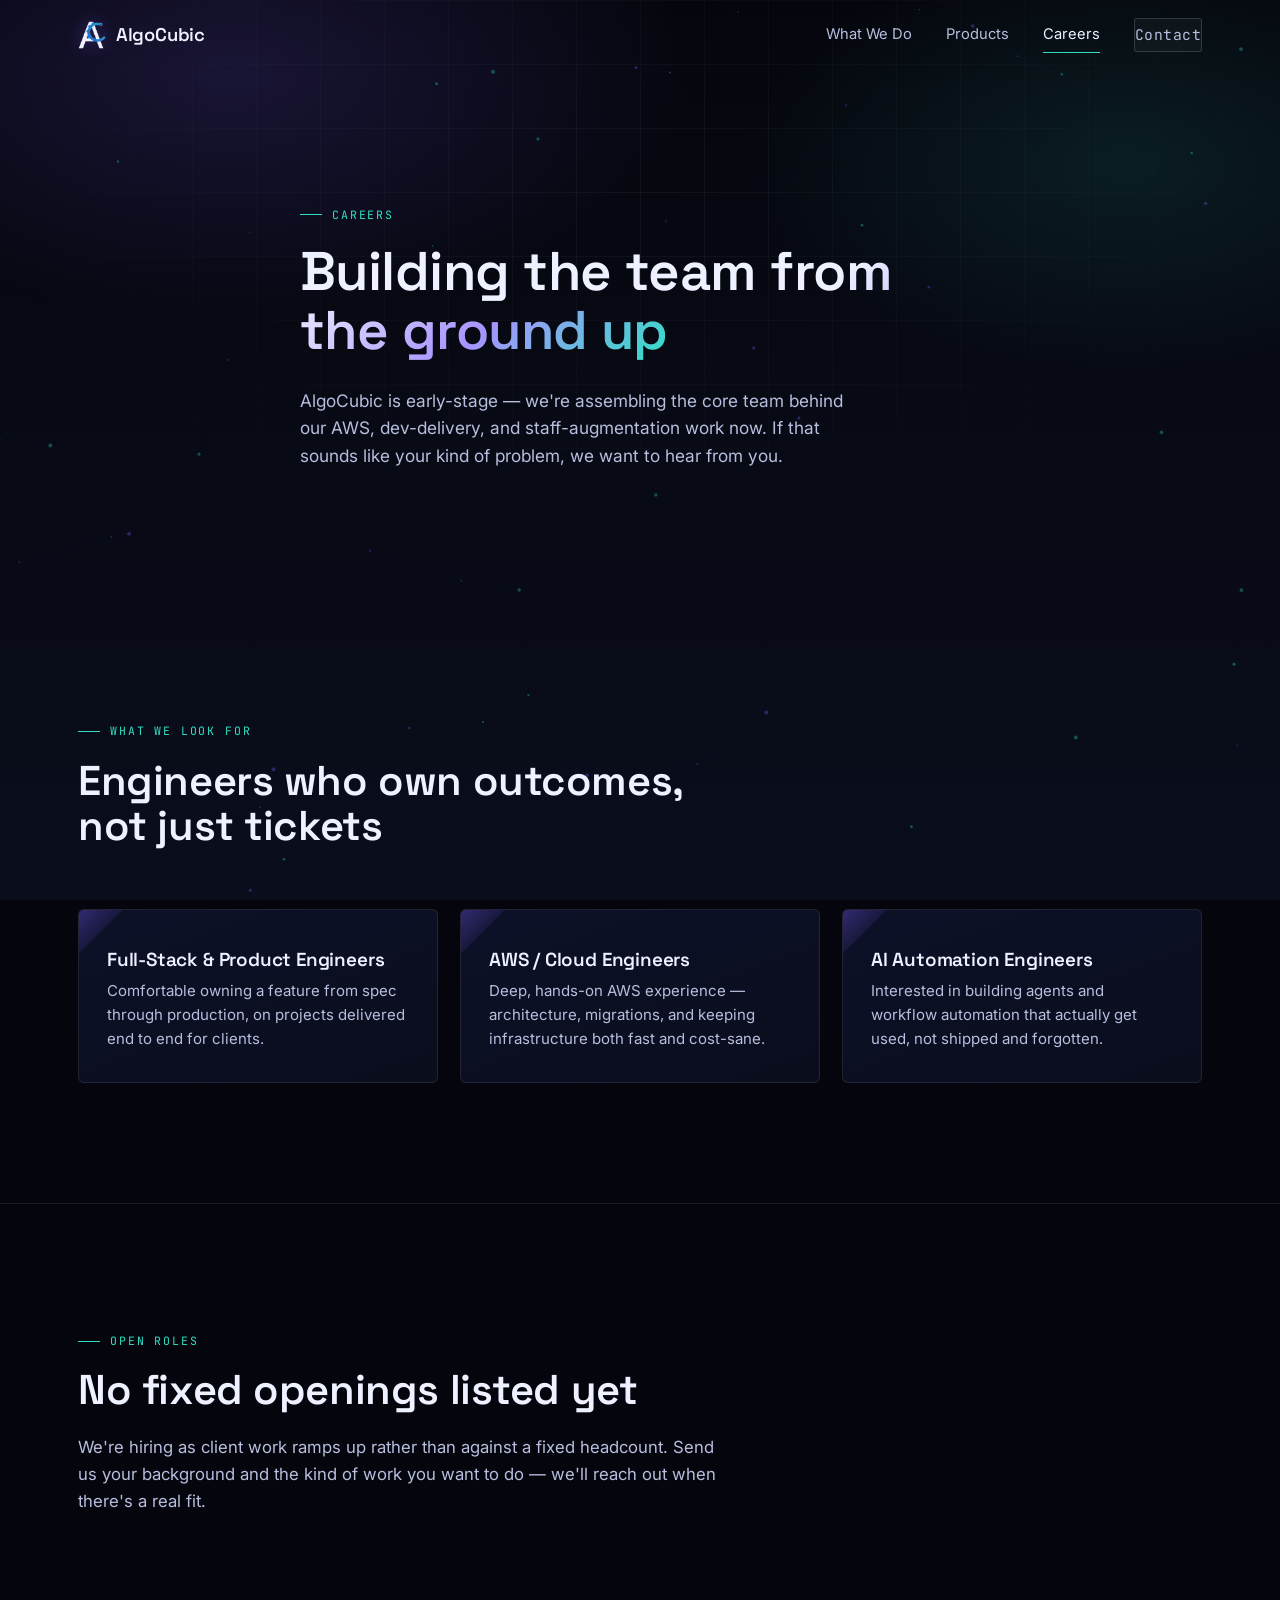
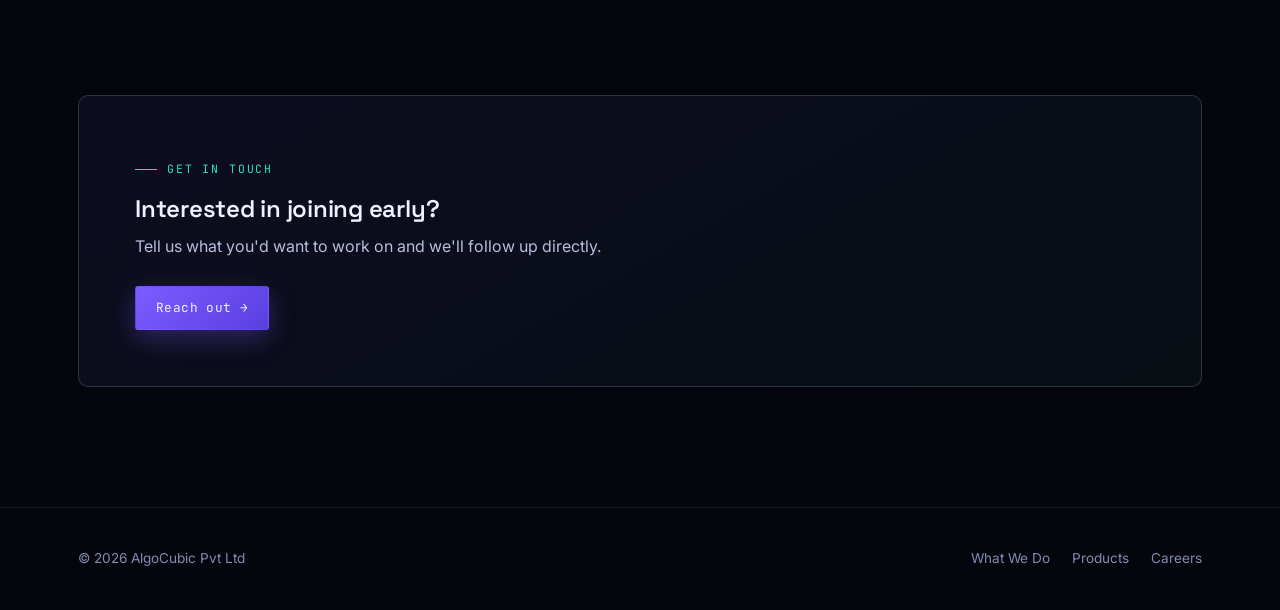
<file: careers.html>
<!DOCTYPE html>
<html lang="en">
<head>
<meta charset="UTF-8">
<meta name="viewport" content="width=device-width, initial-scale=1.0">
<title>Careers — AlgoCubic</title>
<link rel="preconnect" href="https://fonts.googleapis.com">
<link href="https://fonts.googleapis.com/css2?family=Space+Grotesk:wght@500;600;700&family=Inter:wght@400;500;600&family=JetBrains+Mono:wght@400;500&display=swap" rel="stylesheet">
<link rel="stylesheet" href="assets/css/style.css">
</head>
<body>

<div class="field-bg"></div>
<canvas id="ambient-canvas" style="position:fixed; inset:0; z-index:-1; opacity:0.6;"></canvas>

<nav class="site-nav">
  <div class="container">
    <a href="index.html" class="brand">
      <img src="assets/images/logo-mark-dark.png" alt="AlgoCubic logo" class="brand-mark">
      AlgoCubic
    </a>
    <div class="nav-links">
      <a href="whatwedo.html">What We Do</a>
      <a href="products.html">Products</a>
      <a href="careers.html" class="active">Careers</a>
      <a href="index.html#contact" class="btn">Contact</a>
    </div>
    <button class="nav-toggle" aria-label="Toggle menu"><span></span><span></span><span></span></button>
  </div>
</nav>

<header class="hero" style="min-height:66vh;">
  <div class="container">
    <div class="eyebrow reveal is-visible">Careers</div>
    <h1 class="reveal is-visible" style="font-size:clamp(2.2rem, 4.6vw, 3.4rem); max-width:680px;">
      Building the team <span class="text-grad">from the ground up</span>
    </h1>
    <p class="reveal is-visible" style="font-size:1.08rem; max-width:560px;">
      AlgoCubic is early-stage — we're assembling the core team behind our AWS, dev-delivery,
      and staff-augmentation work now. If that sounds like your kind of problem, we want to hear from you.
    </p>
  </div>
</header>

<section>
  <div class="container">
    <div class="section-head reveal">
      <div class="eyebrow">What We Look For</div>
      <h2>Engineers who own outcomes, not just tickets</h2>
    </div>
    <div class="grid-3 reveal-stagger reveal">
      <div class="card stagger-item">
        <h3>Full-Stack &amp; Product Engineers</h3>
        <p>Comfortable owning a feature from spec through production, on projects delivered end to end for clients.</p>
      </div>
      <div class="card stagger-item">
        <h3>AWS / Cloud Engineers</h3>
        <p>Deep, hands-on AWS experience — architecture, migrations, and keeping infrastructure both fast and cost-sane.</p>
      </div>
      <div class="card stagger-item">
        <h3>AI Automation Engineers</h3>
        <p>Interested in building agents and workflow automation that actually get used, not shipped and forgotten.</p>
      </div>
    </div>
  </div>
</section>

<section style="border-top:1px solid var(--line);">
  <div class="container">
    <div class="section-head reveal">
      <div class="eyebrow">Open Roles</div>
      <h2>No fixed openings listed yet</h2>
      <p>We're hiring as client work ramps up rather than against a fixed headcount. Send us your background
      and the kind of work you want to do — we'll reach out when there's a real fit.</p>
    </div>
  </div>
</section>

<section id="contact" style="padding-top:0;">
  <div class="container">
    <div class="cta-panel reveal">
      <div class="eyebrow">Get In Touch</div>
      <h2 style="max-width:520px;">Interested in joining early?</h2>
      <p style="max-width:520px;">Tell us what you'd want to work on and we'll follow up directly.</p>
      <a href="index.html#contact" class="btn btn-solid" style="margin-top:10px;">Reach out →</a>
    </div>
  </div>
</section>

<footer>
  <div class="container">
    <p>© 2026 AlgoCubic Pvt Ltd</p>
    <div class="footer-links">
      <a href="whatwedo.html">What We Do</a>
      <a href="products.html">Products</a>
      <a href="careers.html">Careers</a>
    </div>
  </div>
</footer>

<script src="assets/js/main.js"></script>
</body>
</html>
</file>
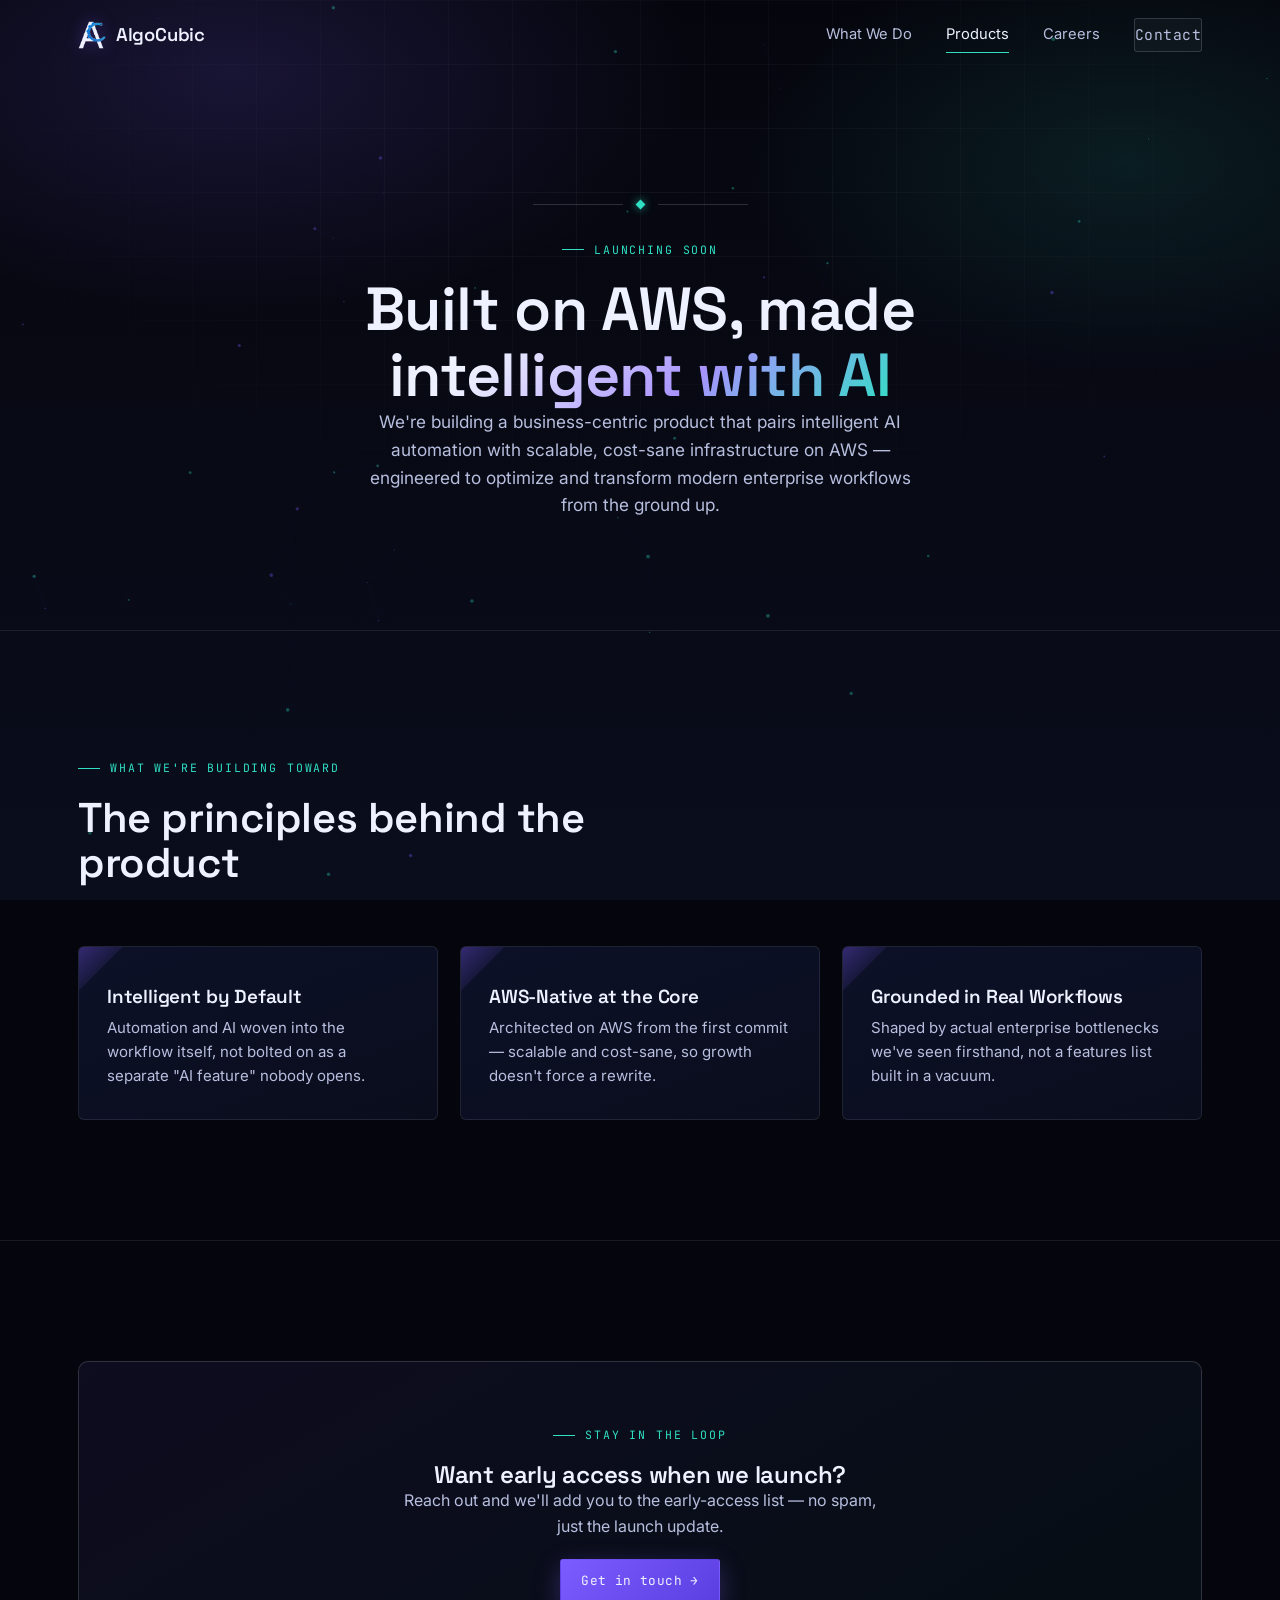
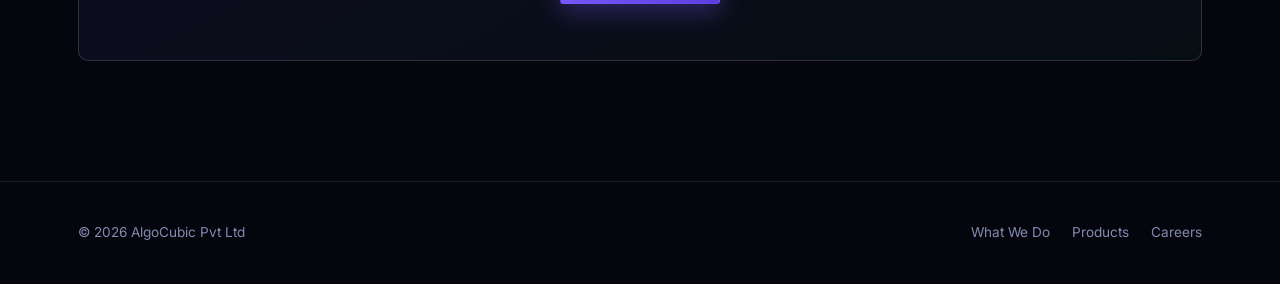
<file: products.html>
<!DOCTYPE html>
<html lang="en">
<head>
<meta charset="UTF-8">
<meta name="viewport" content="width=device-width, initial-scale=1.0">
<title>Products — AlgoCubic</title>
<link rel="preconnect" href="https://fonts.googleapis.com">
<link href="https://fonts.googleapis.com/css2?family=Space+Grotesk:wght@500;600;700&family=Inter:wght@400;500;600&family=JetBrains+Mono:wght@400;500&display=swap" rel="stylesheet">
<link rel="stylesheet" href="assets/css/style.css">
</head>
<body>

<div class="field-bg"></div>
<canvas id="ambient-canvas" style="position:fixed; inset:0; z-index:-1; opacity:0.6;"></canvas>

<nav class="site-nav">
  <div class="container">
    <a href="index.html" class="brand">
      <img src="assets/images/logo-mark-dark.png" alt="AlgoCubic logo" class="brand-mark">
      AlgoCubic
    </a>
    <div class="nav-links">
      <a href="whatwedo.html">What We Do</a>
      <a href="products.html" class="active">Products</a>
      <a href="careers.html">Careers</a>
      <a href="index.html#contact" class="btn">Contact</a>
    </div>
    <button class="nav-toggle" aria-label="Toggle menu"><span></span><span></span><span></span></button>
  </div>
</nav>

<header class="hero" style="min-height:70vh;">
  <div class="container" style="text-align:center;">
    <div class="facet-rule reveal is-visible" style="margin-bottom:24px;">
      <span class="line"></span><span class="facet"></span><span class="line"></span>
    </div>
    <div class="eyebrow reveal is-visible" style="justify-content:center;">Launching Soon</div>
    <h1 class="reveal is-visible" style="font-size:clamp(2.4rem, 5vw, 3.8rem); max-width:760px; margin:0 auto;">
      Built on AWS, made <span class="text-grad">intelligent with AI</span>
    </h1>
    <p class="reveal is-visible" style="max-width:560px; margin:0 auto; font-size:1.08rem;">
      We're building a business-centric product that pairs intelligent AI automation with
      scalable, cost-sane infrastructure on AWS — engineered to optimize and transform
      modern enterprise workflows from the ground up.
    </p>
  </div>
</header>

<section style="border-top:1px solid var(--line);">
  <div class="container">
    <div class="section-head reveal">
      <div class="eyebrow">What We're Building Toward</div>
      <h2>The principles behind the product</h2>
    </div>
    <div class="grid-3 reveal-stagger reveal">
      <div class="card stagger-item">
        <h3>Intelligent by Default</h3>
        <p>Automation and AI woven into the workflow itself, not bolted on as a separate "AI feature" nobody opens.</p>
      </div>
      <div class="card stagger-item">
        <h3>AWS-Native at the Core</h3>
        <p>Architected on AWS from the first commit — scalable and cost-sane, so growth doesn't force a rewrite.</p>
      </div>
      <div class="card stagger-item">
        <h3>Grounded in Real Workflows</h3>
        <p>Shaped by actual enterprise bottlenecks we've seen firsthand, not a features list built in a vacuum.</p>
      </div>
    </div>
  </div>
</section>

<section id="contact" style="border-top:1px solid var(--line);">
  <div class="container">
    <div class="cta-panel reveal" style="text-align:center;">
      <div class="eyebrow" style="justify-content:center;">Stay in the Loop</div>
      <h2 style="max-width:560px; margin:0 auto;">Want early access when we launch?</h2>
      <p style="max-width:480px; margin:0 auto 20px;">Reach out and we'll add you to the early-access list — no spam, just the launch update.</p>
      <a href="index.html#contact" class="btn btn-solid">Get in touch →</a>
    </div>
  </div>
</section>

<footer>
  <div class="container">
    <p>© 2026 AlgoCubic Pvt Ltd</p>
    <div class="footer-links">
      <a href="whatwedo.html">What We Do</a>
      <a href="products.html">Products</a>
      <a href="careers.html">Careers</a>
    </div>
  </div>
</footer>

<script src="assets/js/main.js"></script>
</body>
</html>
</file>
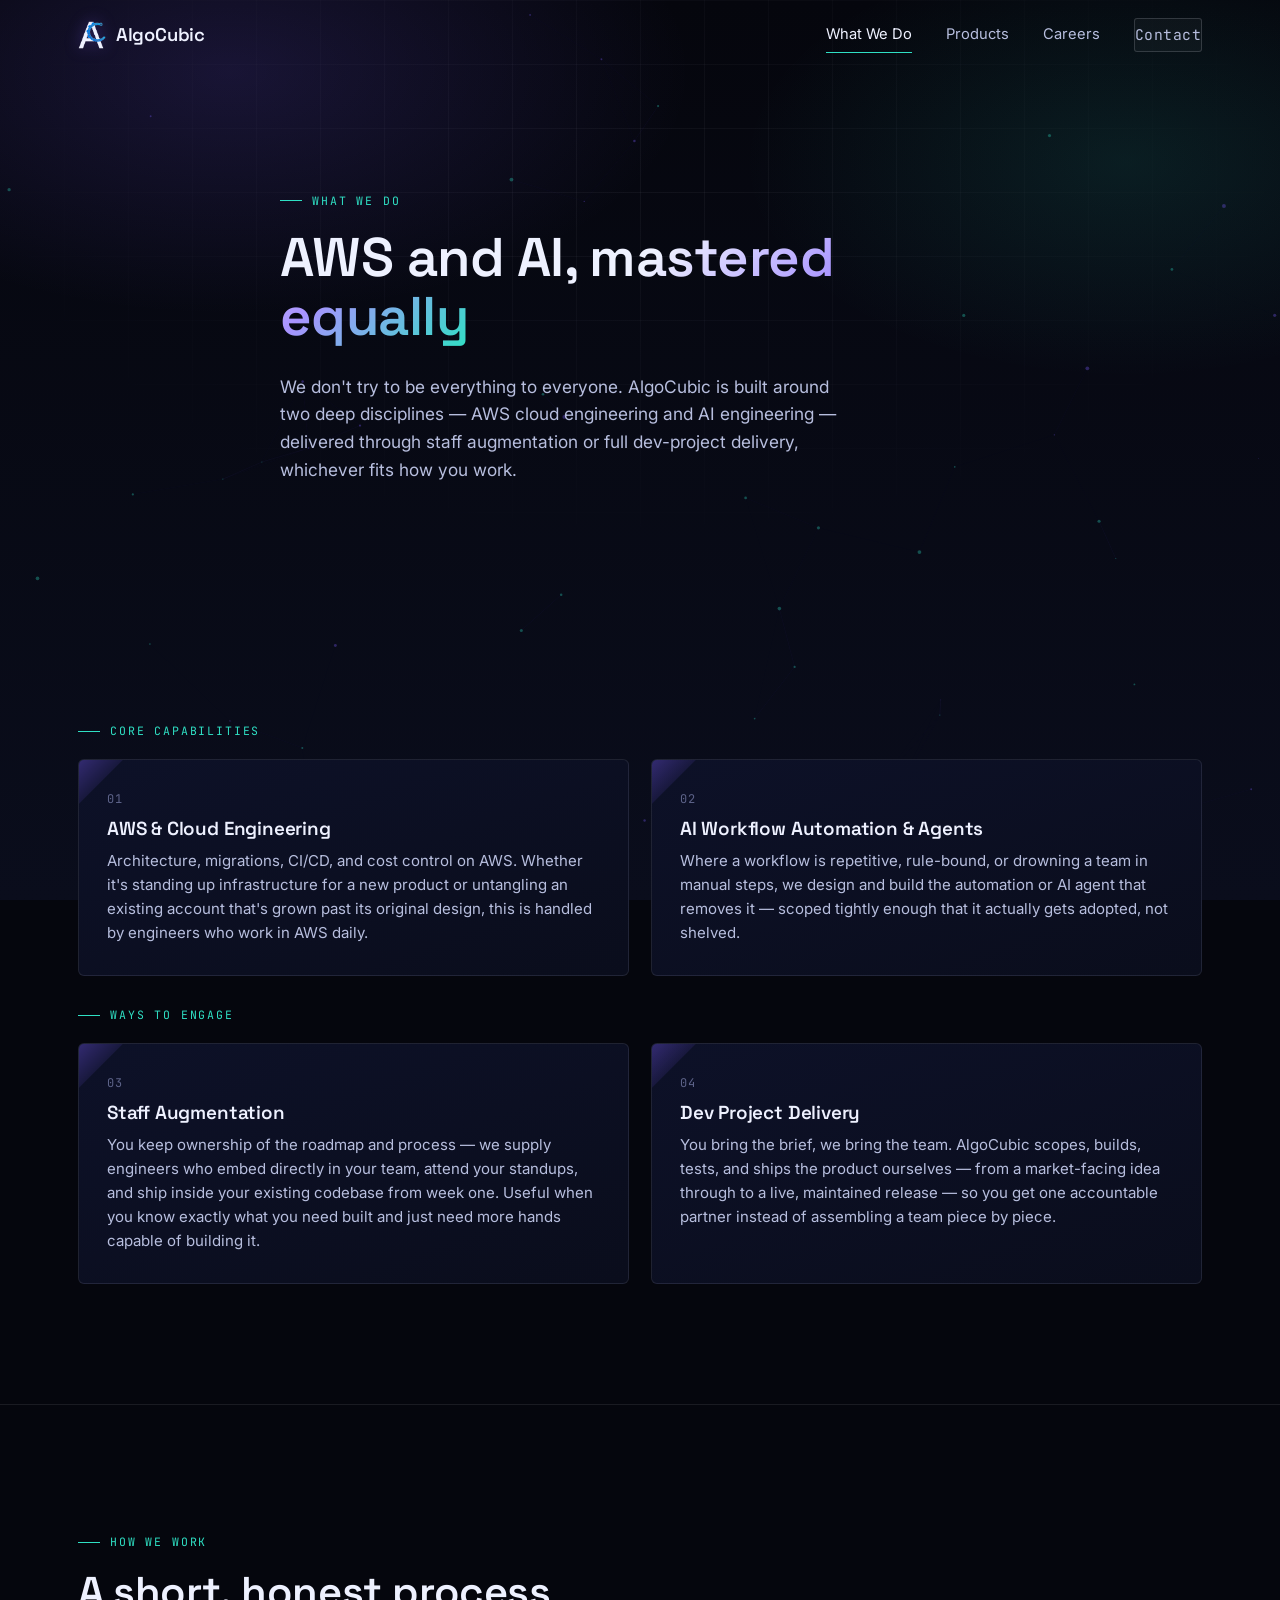
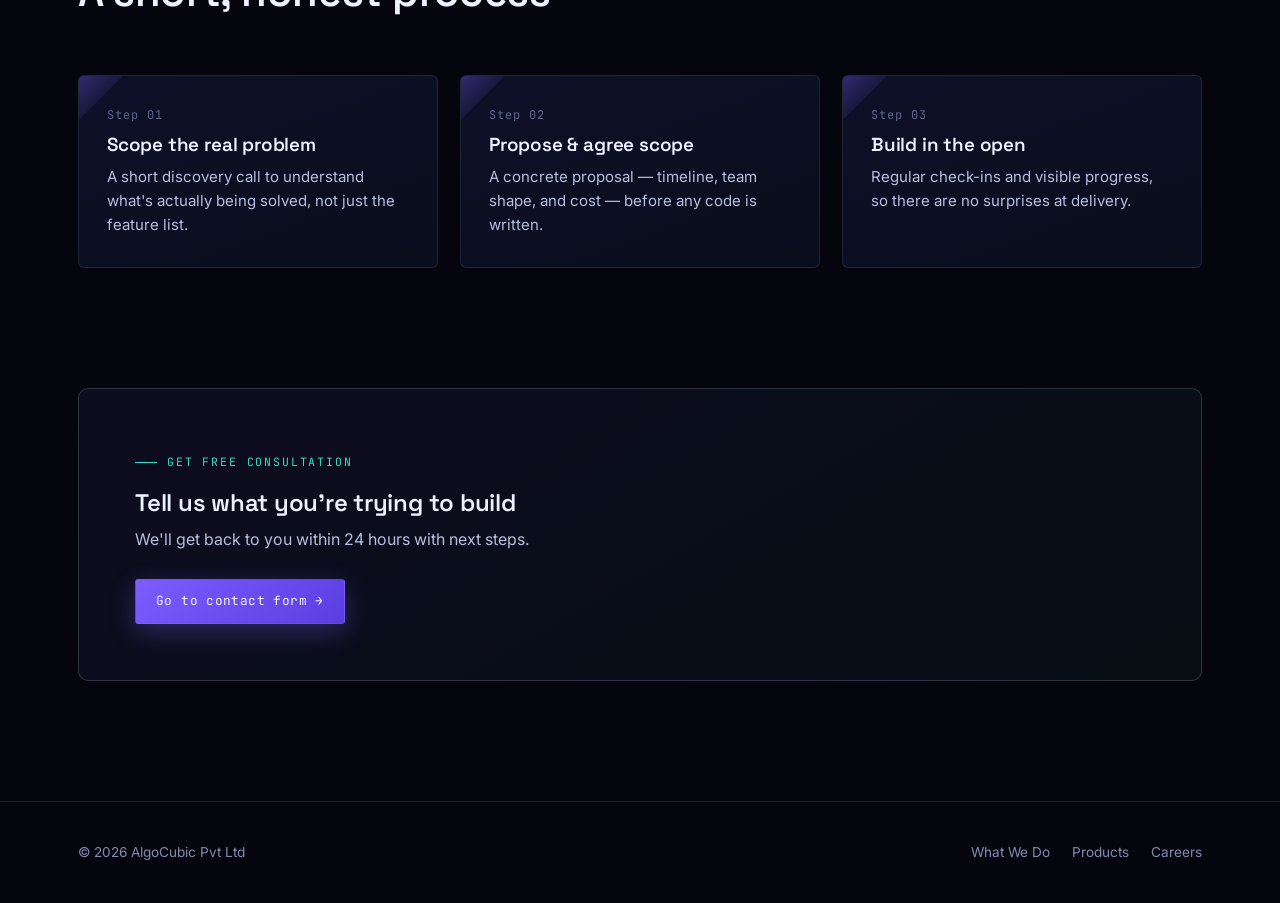
<file: whatwedo.html>
<!DOCTYPE html>
<html lang="en">
<head>
<meta charset="UTF-8">
<meta name="viewport" content="width=device-width, initial-scale=1.0">
<title>What We Do — AlgoCubic</title>
<link rel="preconnect" href="https://fonts.googleapis.com">
<link href="https://fonts.googleapis.com/css2?family=Space+Grotesk:wght@500;600;700&family=Inter:wght@400;500;600&family=JetBrains+Mono:wght@400;500&display=swap" rel="stylesheet">
<link rel="stylesheet" href="assets/css/style.css">
</head>
<body>

<div class="field-bg"></div>
<canvas id="ambient-canvas" style="position:fixed; inset:0; z-index:-1; opacity:0.6;"></canvas>

<nav class="site-nav">
  <div class="container">
    <a href="index.html" class="brand">
      <img src="assets/images/logo-mark-dark.png" alt="AlgoCubic logo" class="brand-mark">
      AlgoCubic
    </a>
    <div class="nav-links">
      <a href="whatwedo.html" class="active">What We Do</a>
      <a href="products.html">Products</a>
      <a href="careers.html">Careers</a>
      <a href="index.html#contact" class="btn">Contact</a>
    </div>
    <button class="nav-toggle" aria-label="Toggle menu"><span></span><span></span><span></span></button>
  </div>
</nav>

<header class="hero" style="min-height:66vh;">
  <div class="container">
    <div class="eyebrow reveal is-visible">What We Do</div>
    <h1 class="reveal is-visible" style="font-size:clamp(2.2rem, 4.6vw, 3.4rem); max-width:720px;">
      AWS and AI, <span class="text-grad">mastered equally</span>
    </h1>
    <p class="reveal is-visible" style="font-size:1.08rem; max-width:560px;">
      We don't try to be everything to everyone. AlgoCubic is built around two deep
      disciplines — AWS cloud engineering and AI engineering — delivered through staff
      augmentation or full dev-project delivery, whichever fits how you work.
    </p>
  </div>
</header>

<section>
  <div class="container">
    <div class="eyebrow">Core Capabilities</div>
    <div class="grid-2 reveal-stagger reveal" style="margin-bottom:22px;">
      <div class="card stagger-item">
        <div class="num">01</div>
        <h3>AWS &amp; Cloud Engineering</h3>
        <p>Architecture, migrations, CI/CD, and cost control on AWS. Whether it's standing up
        infrastructure for a new product or untangling an existing account that's grown past its
        original design, this is handled by engineers who work in AWS daily.</p>
      </div>
      <div class="card stagger-item">
        <div class="num">02</div>
        <h3>AI Workflow Automation &amp; Agents</h3>
        <p>Where a workflow is repetitive, rule-bound, or drowning a team in manual steps, we
        design and build the automation or AI agent that removes it — scoped tightly enough that
        it actually gets adopted, not shelved.</p>
      </div>
    </div>
    <div class="eyebrow">Ways to Engage</div>
    <div class="grid-2 reveal-stagger reveal">
      <div class="card stagger-item">
        <div class="num">03</div>
        <h3>Staff Augmentation</h3>
        <p>You keep ownership of the roadmap and process — we supply engineers who embed directly
        in your team, attend your standups, and ship inside your existing codebase from week one.
        Useful when you know exactly what you need built and just need more hands capable of building it.</p>
      </div>
      <div class="card stagger-item">
        <div class="num">04</div>
        <h3>Dev Project Delivery</h3>
        <p>You bring the brief, we bring the team. AlgoCubic scopes, builds, tests, and ships the
        product ourselves — from a market-facing idea through to a live, maintained release —
        so you get one accountable partner instead of assembling a team piece by piece.</p>
      </div>
    </div>
  </div>
</section>

<section style="border-top:1px solid var(--line);">
  <div class="container">
    <div class="section-head reveal">
      <div class="eyebrow">How We Work</div>
      <h2>A short, honest process</h2>
    </div>
    <div class="grid-3 reveal-stagger reveal">
      <div class="card stagger-item">
        <div class="num">Step 01</div>
        <h3>Scope the real problem</h3>
        <p>A short discovery call to understand what's actually being solved, not just the feature list.</p>
      </div>
      <div class="card stagger-item">
        <div class="num">Step 02</div>
        <h3>Propose &amp; agree scope</h3>
        <p>A concrete proposal — timeline, team shape, and cost — before any code is written.</p>
      </div>
      <div class="card stagger-item">
        <div class="num">Step 03</div>
        <h3>Build in the open</h3>
        <p>Regular check-ins and visible progress, so there are no surprises at delivery.</p>
      </div>
    </div>
  </div>
</section>

<section id="contact" style="padding-top:0;">
  <div class="container">
    <div class="cta-panel reveal">
      <div class="eyebrow">Get Free Consultation</div>
      <h2 style="max-width:520px;">Tell us what you're trying to build</h2>
      <p style="max-width:520px;">We'll get back to you within 24 hours with next steps.</p>
      <a href="index.html#contact" class="btn btn-solid" style="margin-top:10px;">Go to contact form →</a>
    </div>
  </div>
</section>

<footer>
  <div class="container">
    <p>© 2026 AlgoCubic Pvt Ltd</p>
    <div class="footer-links">
      <a href="whatwedo.html">What We Do</a>
      <a href="products.html">Products</a>
      <a href="careers.html">Careers</a>
    </div>
  </div>
</footer>

<script src="assets/js/main.js"></script>
</body>
</html>
</file>
<file: assets/css/style.css>
/* =========================================================
   AlgoCubic — Design Tokens
   Palette: deep void navy + electric violet + cube-facet teal
   Type: Space Grotesk (display) / Inter (body) / JetBrains Mono (labels)
   ========================================================= */

:root {
  --void:       #05060d;
  --void-2:     #0a0d1c;
  --panel:      #0d1128;
  --panel-2:    #131a38;
  --line:       rgba(238, 241, 255, 0.09);
  --line-2:     rgba(238, 241, 255, 0.16);

  --violet:     #7c5cff;
  --violet-soft:#a893ff;
  --teal:       #2fe0c4;
  --amber:      #ffb45c;

  --ink:        #eef1ff;
  --ink-dim:    #b7bede;
  --slate:      #838ab0;
  --slate-dim:  #5d6389;

  --font-display: "Space Grotesk", "Segoe UI", sans-serif;
  --font-body:    "Inter", "Segoe UI", sans-serif;
  --font-mono:    "JetBrains Mono", ui-monospace, monospace;

  --container: 1180px;
  --ease: cubic-bezier(0.22, 1, 0.36, 1);
}

* { box-sizing: border-box; }
html { scroll-behavior: smooth; }

@media (prefers-reduced-motion: reduce) {
  html { scroll-behavior: auto; }
  *, *::before, *::after {
    animation-duration: 0.01ms !important;
    animation-iteration-count: 1 !important;
    transition-duration: 0.01ms !important;
    scroll-behavior: auto !important;
  }
}

body {
  margin: 0;
  background: var(--void);
  color: var(--ink);
  font-family: var(--font-body);
  font-size: 16px;
  line-height: 1.6;
  -webkit-font-smoothing: antialiased;
  overflow-x: hidden;
}

h1, h2, h3, h4 {
  font-family: var(--font-display);
  font-weight: 600;
  line-height: 1.08;
  margin: 0 0 0.5em;
  letter-spacing: -0.01em;
}

p { color: var(--ink-dim); margin: 0 0 1em; }
a { color: inherit; text-decoration: none; }

.container {
  max-width: var(--container);
  margin: 0 auto;
  padding: 0 28px;
  position: relative;
}

.eyebrow {
  font-family: var(--font-mono);
  font-size: 0.72rem;
  letter-spacing: 0.16em;
  text-transform: uppercase;
  color: var(--teal);
  display: inline-flex;
  align-items: center;
  gap: 10px;
  margin-bottom: 18px;
}
.eyebrow::before {
  content: "";
  width: 22px; height: 1px;
  background: var(--teal);
  display: inline-block;
}

/* ---------- Ambient backdrop (grid + noise glow) shared across pages ---------- */
.field-bg {
  position: fixed;
  inset: 0;
  z-index: -2;
  background:
    radial-gradient(60% 45% at 18% 8%, rgba(124, 92, 255, 0.16), transparent 60%),
    radial-gradient(50% 40% at 88% 18%, rgba(47, 224, 196, 0.10), transparent 60%),
    linear-gradient(180deg, var(--void) 0%, var(--void-2) 100%);
}
.field-bg::after {
  content: "";
  position: absolute; inset: 0;
  background-image:
    linear-gradient(var(--line) 1px, transparent 1px),
    linear-gradient(90deg, var(--line) 1px, transparent 1px);
  background-size: 64px 64px;
  mask-image: radial-gradient(ellipse 70% 55% at 50% 20%, black, transparent 75%);
  opacity: 0.55;
}

/* ---------- Nav ---------- */
.site-nav {
  position: fixed;
  top: 0; left: 0; right: 0;
  z-index: 100;
  padding: 18px 0;
  transition: background 0.3s var(--ease), border-color 0.3s var(--ease), padding 0.3s var(--ease);
  border-bottom: 1px solid transparent;
}
.site-nav.is-scrolled {
  padding: 12px 0;
  background: rgba(5, 6, 13, 0.72);
  backdrop-filter: blur(14px) saturate(140%);
  border-bottom: 1px solid var(--line);
}
.site-nav .container { display: flex; align-items: center; justify-content: space-between; }

.brand {
  display: flex; align-items: center; gap: 10px;
  font-family: var(--font-display);
  font-weight: 600;
  font-size: 1.15rem;
  letter-spacing: -0.01em;
}
.brand-mark {
  height: 28px;
  width: auto;
  display: block;
  filter: drop-shadow(0 0 8px rgba(124,92,255,0.35));
  transition: filter 0.3s var(--ease);
}
.brand:hover .brand-mark {
  filter: drop-shadow(0 0 14px rgba(124,92,255,0.55));
}

.nav-links { display: flex; align-items: center; gap: 34px; }
.nav-links a {
  font-size: 0.92rem;
  color: var(--ink-dim);
  position: relative;
  padding: 4px 0;
  transition: color 0.2s var(--ease);
}
.nav-links a::after {
  content: "";
  position: absolute; left: 0; bottom: -2px;
  width: 0; height: 1px;
  background: var(--teal);
  transition: width 0.28s var(--ease);
}
.nav-links a:hover { color: var(--ink); }
.nav-links a:hover::after { width: 100%; }
.nav-links a.active { color: var(--ink); }
.nav-links a.active::after { width: 100%; }

.btn {
  font-family: var(--font-mono);
  font-size: 0.8rem;
  letter-spacing: 0.03em;
  display: inline-flex; align-items: center; gap: 8px;
  padding: 11px 20px;
  border-radius: 3px;
  border: 1px solid var(--line-2);
  color: var(--ink);
  background: rgba(238,241,255,0.03);
  transition: border-color 0.25s var(--ease), transform 0.25s var(--ease), background 0.25s var(--ease);
}
.btn:hover { border-color: var(--violet-soft); background: rgba(124,92,255,0.1); transform: translateY(-1px); }
.btn-solid {
  background: linear-gradient(135deg, var(--violet), #5a3fe0);
  border-color: transparent;
  box-shadow: 0 8px 26px rgba(124,92,255,0.32);
}
.btn-solid:hover { transform: translateY(-2px); box-shadow: 0 12px 34px rgba(124,92,255,0.42); }

/* ---------- Hero shell (per-page top section) ---------- */
.hero {
  min-height: 100vh;
  display: flex;
  align-items: center;
  padding-top: 90px;
  position: relative;
}

/* ---------- Scroll reveal ---------- */
.reveal {
  opacity: 0;
  transform: translateY(28px);
  transition: opacity 0.8s var(--ease), transform 0.8s var(--ease);
}
.reveal.is-visible { opacity: 1; transform: translateY(0); }
.reveal-stagger.is-visible .stagger-item {
  opacity: 1; transform: translateY(0);
}
.stagger-item {
  opacity: 0; transform: translateY(20px);
  transition: opacity 0.7s var(--ease), transform 0.7s var(--ease);
}
.stagger-item:nth-child(1) { transition-delay: 0.02s; }
.stagger-item:nth-child(2) { transition-delay: 0.12s; }
.stagger-item:nth-child(3) { transition-delay: 0.22s; }
.stagger-item:nth-child(4) { transition-delay: 0.32s; }

/* ---------- Sections ---------- */
section { position: relative; padding: 120px 0; }
.section-head { max-width: 640px; margin-bottom: 60px; }
.section-head h2 { font-size: clamp(1.8rem, 3.4vw, 2.6rem); }
.section-head p { font-size: 1.05rem; }

/* ---------- Divider: cube-facet rule (signature structural motif) ---------- */
.facet-rule {
  display: flex; align-items: center; gap: 14px;
  margin: 0 auto;
  width: fit-content;
}
.facet-rule .facet {
  width: 7px; height: 7px;
  background: var(--teal);
  transform: rotate(45deg);
  box-shadow: 0 0 8px rgba(47,224,196,0.7);
}
.facet-rule .line { width: 90px; height: 1px; background: var(--line-2); }

/* ---------- Card grid ---------- */
.grid-3 {
  display: grid;
  grid-template-columns: repeat(3, 1fr);
  gap: 22px;
}
.grid-2 { display: grid; grid-template-columns: repeat(2, 1fr); gap: 22px; }

.card {
  background: linear-gradient(160deg, var(--panel), var(--void-2));
  border: 1px solid var(--line);
  border-radius: 6px;
  padding: 30px 28px;
  position: relative;
  overflow: hidden;
  transition: border-color 0.3s var(--ease), transform 0.3s var(--ease);
}
.card::before {
  content: "";
  position: absolute; top: -1px; left: -1px;
  width: 46px; height: 46px;
  background: linear-gradient(135deg, var(--violet), transparent 70%);
  opacity: 0.35;
  clip-path: polygon(0 0, 100% 0, 0 100%);
}
.card:hover { border-color: var(--line-2); transform: translateY(-4px); }
.card .num {
  font-family: var(--font-mono);
  font-size: 0.75rem;
  color: var(--slate-dim);
  letter-spacing: 0.08em;
}
.card h3 { font-size: 1.18rem; margin-top: 10px; }
.card p { font-size: 0.94rem; margin-bottom: 0; }

/* ---------- Stat strip ---------- */
.stat-strip {
  display: flex;
  border-top: 1px solid var(--line);
  border-bottom: 1px solid var(--line);
}
.stat {
  flex: 1;
  padding: 34px 10px;
  text-align: center;
  border-right: 1px solid var(--line);
}
.stat:last-child { border-right: none; }
.stat .stat-num {
  font-family: var(--font-display);
  font-size: clamp(1.6rem, 3vw, 2.3rem);
  color: var(--ink);
  background: linear-gradient(135deg, var(--violet-soft), var(--teal));
  -webkit-background-clip: text;
  background-clip: text;
  -webkit-text-fill-color: transparent;
}
.stat .stat-label {
  font-family: var(--font-mono);
  font-size: 0.72rem;
  letter-spacing: 0.06em;
  color: var(--slate);
  margin-top: 6px;
  text-transform: uppercase;
}

/* ---------- Contact / CTA section ---------- */
.cta-panel {
  border: 1px solid var(--line-2);
  border-radius: 10px;
  padding: 56px;
  background: linear-gradient(150deg, rgba(124,92,255,0.08), rgba(47,224,196,0.04));
  position: relative;
  overflow: hidden;
}
.form-grid {
  display: grid;
  grid-template-columns: 1fr 1fr;
  gap: 16px;
  margin-top: 26px;
}
.form-grid .full { grid-column: 1 / -1; }
input, select, textarea {
  width: 100%;
  background: rgba(5,6,13,0.5);
  border: 1px solid var(--line-2);
  color: var(--ink);
  font-family: var(--font-body);
  font-size: 0.95rem;
  padding: 13px 14px;
  border-radius: 4px;
  transition: border-color 0.2s var(--ease), box-shadow 0.2s var(--ease);
}
input:focus, select:focus, textarea:focus {
  outline: none;
  border-color: var(--violet-soft);
  box-shadow: 0 0 0 3px rgba(124,92,255,0.18);
}
textarea { resize: vertical; min-height: 100px; }
::placeholder { color: var(--slate-dim); }

/* ---------- Footer ---------- */
footer {
  border-top: 1px solid var(--line);
  padding: 40px 0;
}
footer .container { display: flex; justify-content: space-between; align-items: center; flex-wrap: wrap; gap: 14px; }
footer p { margin: 0; font-size: 0.85rem; color: var(--slate); }
.footer-links { display: flex; gap: 22px; }
.footer-links a { font-size: 0.85rem; color: var(--slate); transition: color 0.2s; }
.footer-links a:hover { color: var(--ink); }

/* ---------- Utility ---------- */
.text-grad {
  background: linear-gradient(135deg, var(--ink) 20%, var(--violet-soft) 60%, var(--teal) 100%);
  -webkit-background-clip: text;
  background-clip: text;
  -webkit-text-fill-color: transparent;
}
.mono-tag {
  font-family: var(--font-mono);
  font-size: 0.72rem;
  color: var(--slate);
  letter-spacing: 0.06em;
}

/* ---------- Mobile nav toggle ---------- */
.nav-toggle { display: none; }

@media (max-width: 860px) {
  .grid-3, .grid-2, .form-grid { grid-template-columns: 1fr; }
  .stat-strip { flex-wrap: wrap; }
  .stat { flex: 1 1 50%; border-bottom: 1px solid var(--line); }
  .nav-links { position: fixed; top: 0; right: 0; height: 100vh; width: 78vw; max-width: 320px;
    background: rgba(8,10,22,0.98); backdrop-filter: blur(20px);
    flex-direction: column; justify-content: center; align-items: flex-start; gap: 28px;
    padding: 40px; border-left: 1px solid var(--line);
    transform: translateX(100%); transition: transform 0.4s var(--ease); }
  .nav-links.is-open { transform: translateX(0); }
  .nav-toggle { display: flex; flex-direction: column; gap: 5px; z-index: 110; background: none; border: none; cursor: pointer; padding: 6px; }
  .nav-toggle span { width: 22px; height: 1.6px; background: var(--ink); display: block; }
  .cta-panel { padding: 32px 22px; }
}
</file>
